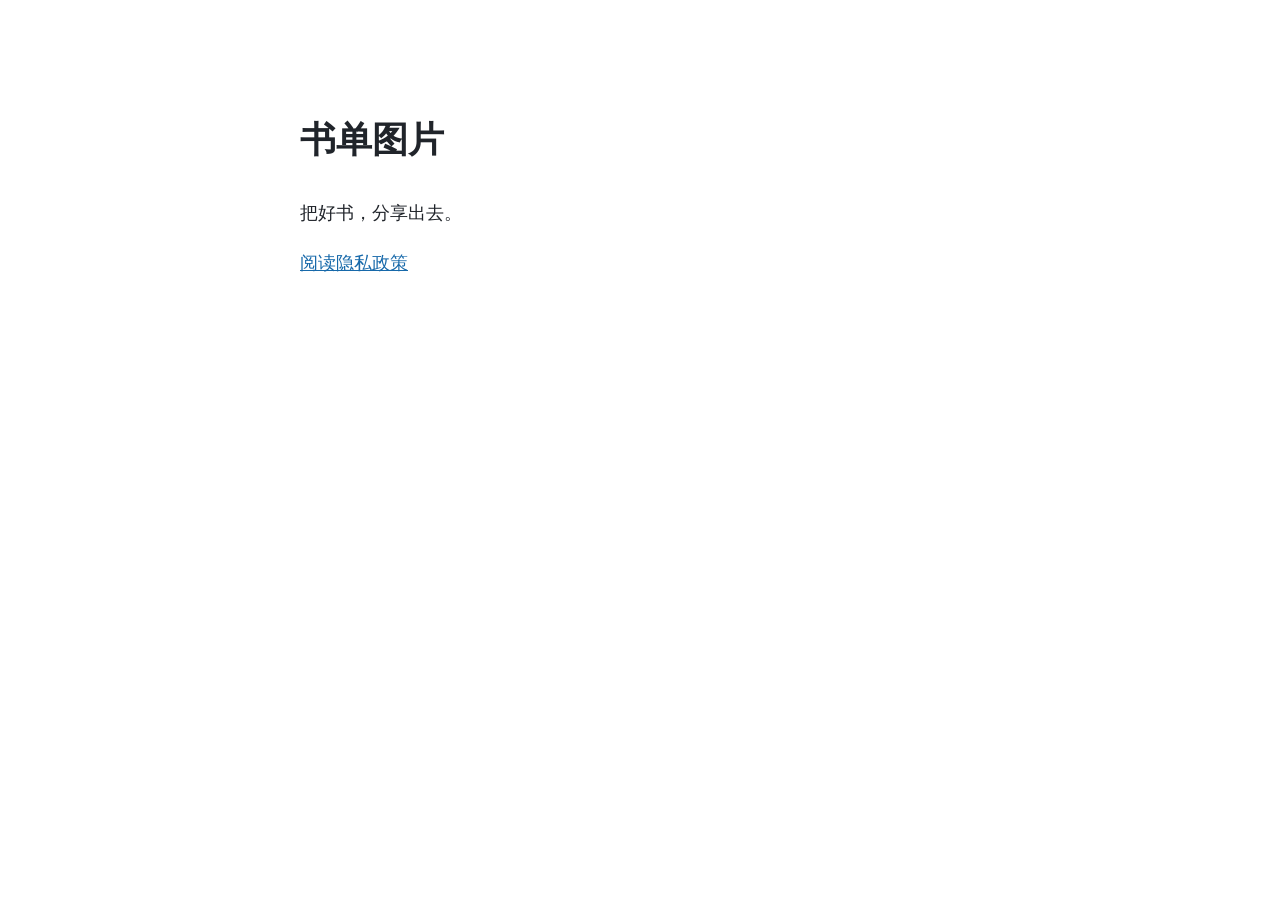
<file: docs/index.html>
<!doctype html>
<html lang="zh-CN">
<head>
  <meta charset="utf-8">
  <meta name="viewport" content="width=device-width, initial-scale=1">
  <title>书单图片</title>
  <style>
    body { max-width: 680px; margin: 12vh auto; padding: 0 24px; color: #20242a; font: 18px/1.8 -apple-system, BlinkMacSystemFont, "Segoe UI", "PingFang SC", sans-serif; }
    a { color: #1769aa; }
  </style>
</head>
<body>
  <h1>书单图片</h1>
  <p>把好书，分享出去。</p>
  <p><a href="privacy.html">阅读隐私政策</a></p>
</body>
</html>
</file>
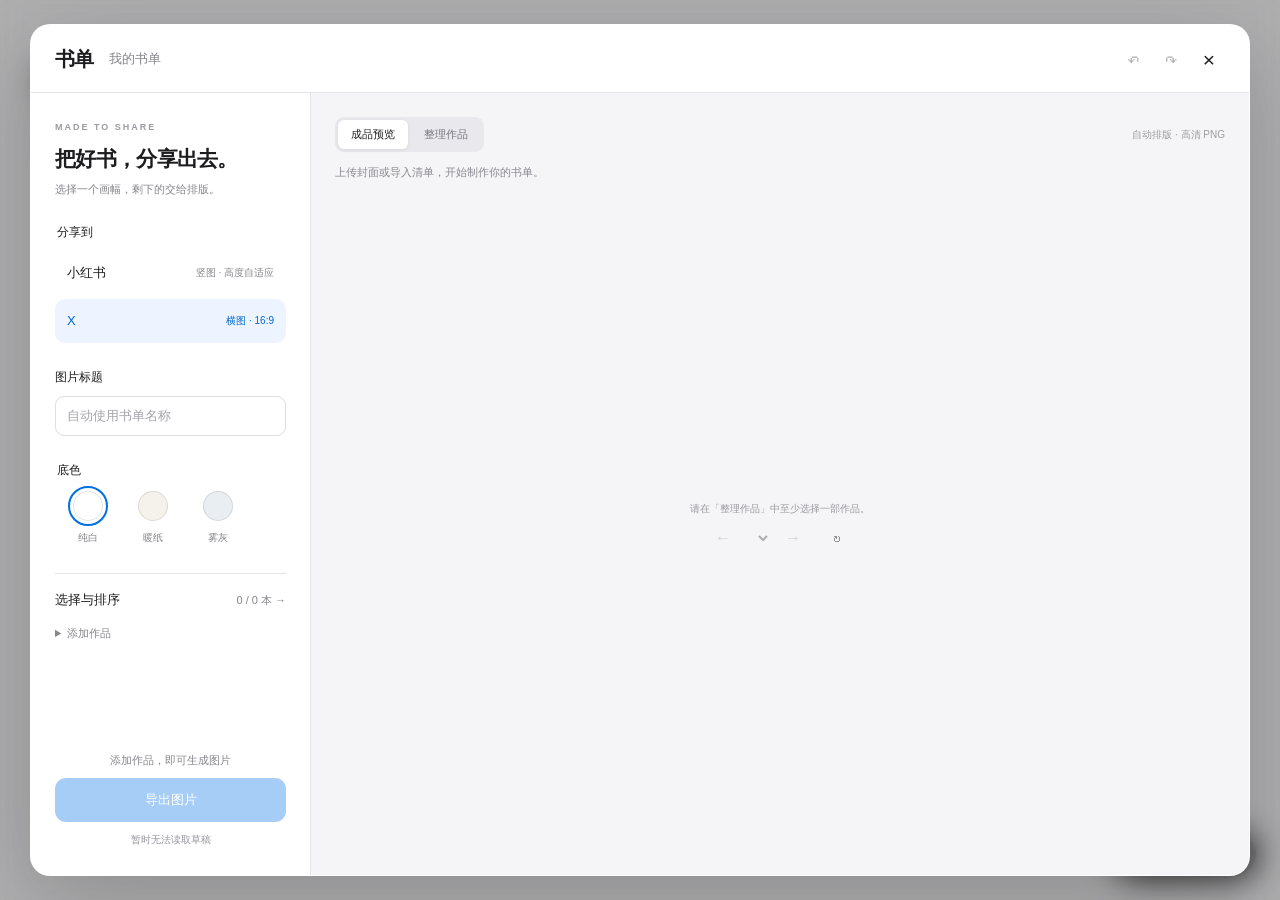
<file: editor.html>
<!doctype html>
<html lang="zh-CN">
<head><meta charset="utf-8"><meta name="viewport" content="width=device-width, initial-scale=1">
<title>书单图片</title><link rel="stylesheet" href="content.css"></head>
<body data-dcw-editor="true"><div id="content"><h1>我的书单</h1><p>上传封面或导入清单，开始制作。</p></div>
<script src="workspace-core.js"></script><script src="content.js"></script></body>
</html>
</file>
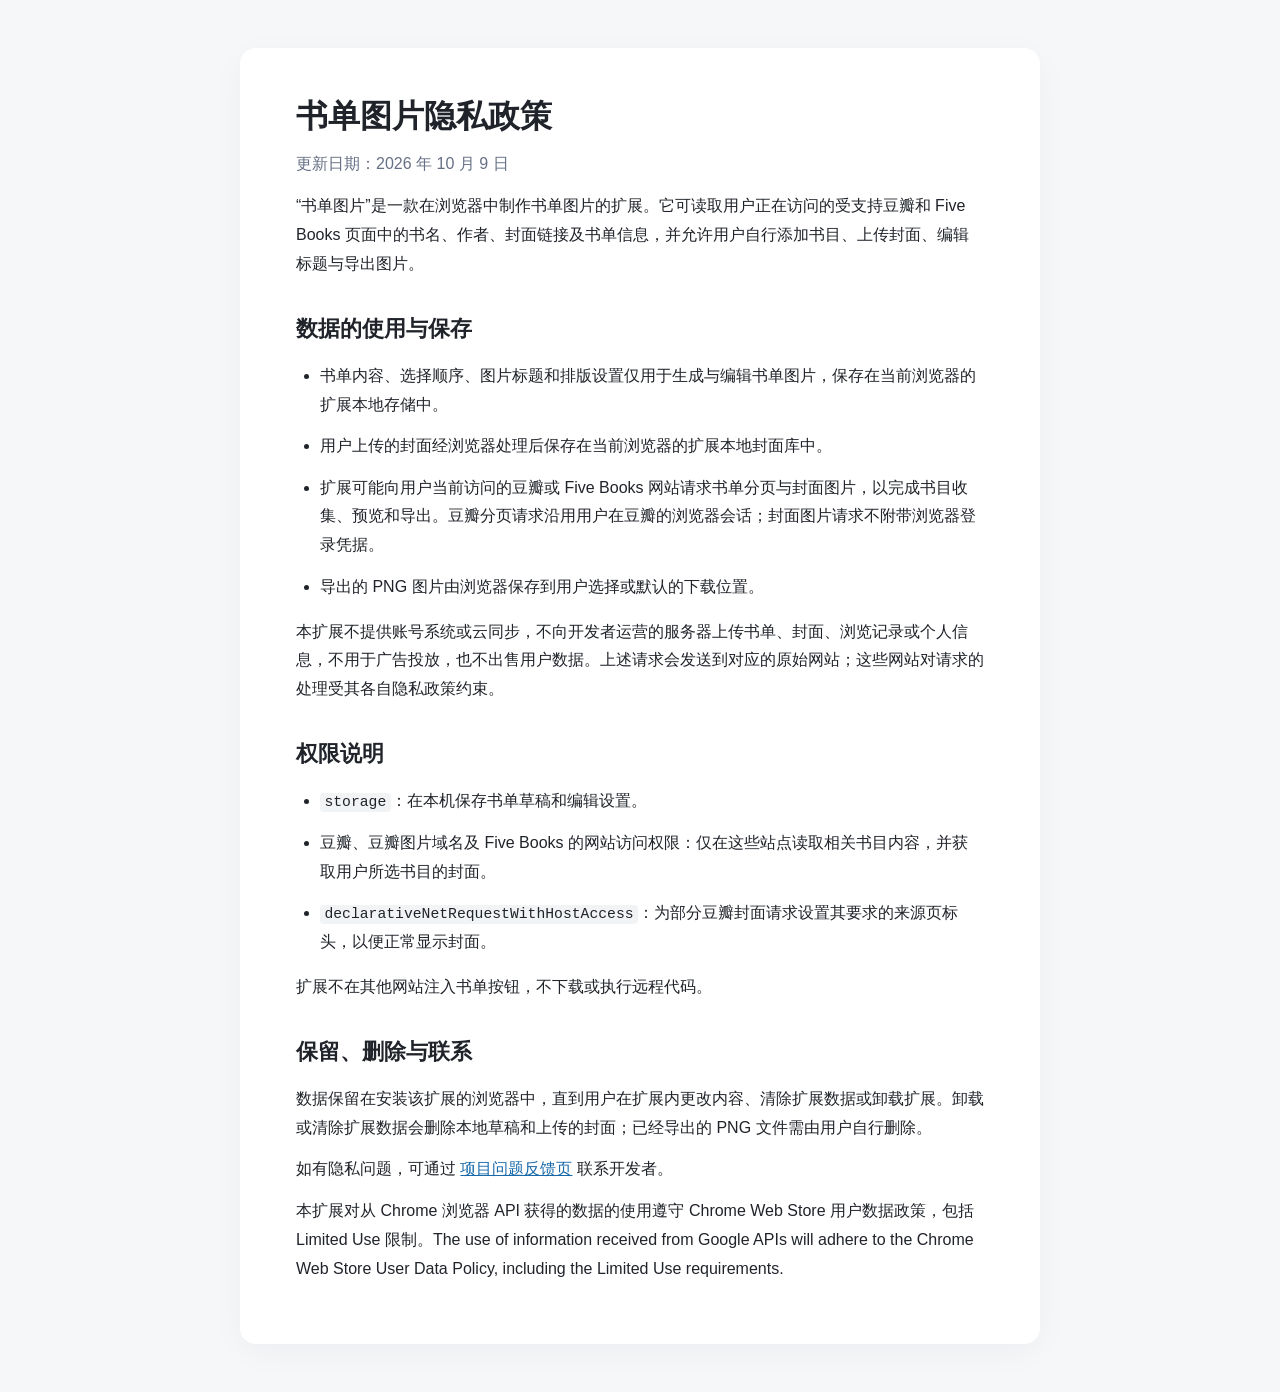
<file: privacy.html>
<!doctype html>
<html lang="zh-CN">
<head>
  <meta charset="utf-8">
  <meta name="viewport" content="width=device-width, initial-scale=1">
  <meta name="description" content="书单图片 Chrome 扩展的隐私政策与数据使用说明。">
  <title>隐私政策 · 书单图片</title>
  <style>
    :root { color-scheme: light; }
    body { margin: 0; background: #f6f7f9; color: #20242a; font: 16px/1.8 -apple-system, BlinkMacSystemFont, "Segoe UI", "PingFang SC", "Microsoft YaHei", sans-serif; }
    main { box-sizing: border-box; max-width: 800px; margin: 48px auto; padding: 48px 56px; background: #fff; border-radius: 16px; box-shadow: 0 8px 32px #20242a0a; }
    h1 { margin: 0; font-size: 2rem; line-height: 1.3; }
    h2 { margin-top: 2.2rem; font-size: 1.35rem; line-height: 1.4; }
    p, li { margin: .8rem 0; }
    ul { padding-left: 1.5rem; }
    .date { color: #667085; }
    a { color: #1769aa; }
    code { padding: .1em .3em; border-radius: 4px; background: #f1f3f5; font-size: .92em; }
    @media (max-width: 600px) { body { background: #fff; } main { margin: 0; padding: 28px 22px; border-radius: 0; box-shadow: none; } }
  </style>
</head>
<body>
  <main>
    <h1>书单图片隐私政策</h1>
    <p class="date">更新日期：2026 年 10 月 9 日</p>
    <p>“书单图片”是一款在浏览器中制作书单图片的扩展。它可读取用户正在访问的受支持豆瓣和 Five Books 页面中的书名、作者、封面链接及书单信息，并允许用户自行添加书目、上传封面、编辑标题与导出图片。</p>

    <h2>数据的使用与保存</h2>
    <ul>
      <li>书单内容、选择顺序、图片标题和排版设置仅用于生成与编辑书单图片，保存在当前浏览器的扩展本地存储中。</li>
      <li>用户上传的封面经浏览器处理后保存在当前浏览器的扩展本地封面库中。</li>
      <li>扩展可能向用户当前访问的豆瓣或 Five Books 网站请求书单分页与封面图片，以完成书目收集、预览和导出。豆瓣分页请求沿用用户在豆瓣的浏览器会话；封面图片请求不附带浏览器登录凭据。</li>
      <li>导出的 PNG 图片由浏览器保存到用户选择或默认的下载位置。</li>
    </ul>
    <p>本扩展不提供账号系统或云同步，不向开发者运营的服务器上传书单、封面、浏览记录或个人信息，不用于广告投放，也不出售用户数据。上述请求会发送到对应的原始网站；这些网站对请求的处理受其各自隐私政策约束。</p>

    <h2>权限说明</h2>
    <ul>
      <li><code>storage</code>：在本机保存书单草稿和编辑设置。</li>
      <li>豆瓣、豆瓣图片域名及 Five Books 的网站访问权限：仅在这些站点读取相关书目内容，并获取用户所选书目的封面。</li>
      <li><code>declarativeNetRequestWithHostAccess</code>：为部分豆瓣封面请求设置其要求的来源页标头，以便正常显示封面。</li>
    </ul>
    <p>扩展不在其他网站注入书单按钮，不下载或执行远程代码。</p>

    <h2>保留、删除与联系</h2>
    <p>数据保留在安装该扩展的浏览器中，直到用户在扩展内更改内容、清除扩展数据或卸载扩展。卸载或清除扩展数据会删除本地草稿和上传的封面；已经导出的 PNG 文件需由用户自行删除。</p>
    <p>如有隐私问题，可通过 <a href="https://github.com/walleWorks/booklistimage/issues">项目问题反馈页</a> 联系开发者。</p>
    <p>本扩展对从 Chrome 浏览器 API 获得的数据的使用遵守 Chrome Web Store 用户数据政策，包括 Limited Use 限制。The use of information received from Google APIs will adhere to the Chrome Web Store User Data Policy, including the Limited Use requirements.</p>
  </main>
</body>
</html>
</file>
<file: content.css>
/* Scoped, quiet interface. Book covers supply the color. */
#dcw-overlay,#dcw-overlay *,#dcw-launcher,#dcw-launchers,#dcw-launchers * {box-sizing:border-box;}
#dcw-overlay {--ink:#1d1d1f;--muted:#86868b;--line:#e5e5e7;--accent:#0071e3;position:fixed;inset:0;z-index:2147483646;display:grid;place-items:center;padding:24px;background:#17171950;backdrop-filter:blur(16px);color:var(--ink);font:13px/1.5 -apple-system,BlinkMacSystemFont,"SF Pro Text","PingFang SC","Microsoft YaHei",sans-serif;}
#dcw-overlay [hidden],#dcw-overlay[hidden] {display:none!important;}
#dcw-overlay button,#dcw-overlay input,#dcw-overlay select {font:inherit;color:inherit;}
#dcw-overlay button {cursor:pointer;border:0;background:transparent;transition:background .15s,color .15s;}
#dcw-overlay button:disabled {opacity:.35;cursor:default;}
#dcw-overlay button:focus-visible,#dcw-overlay input:focus-visible,#dcw-overlay select:focus-visible,#dcw-overlay summary:focus-visible {outline:3px solid #0071e355;outline-offset:3px;}
#dcw-overlay h2,#dcw-overlay h3,#dcw-overlay p {margin:0;}
#dcw-overlay .dcw-dialog {width:min(1220px,100%);height:min(900px,calc(100dvh - 48px));display:grid;grid-template-rows:68px minmax(0,1fr);overflow:hidden;border-radius:20px;background:white;box-shadow:0 24px 90px #0003;border:1px solid #ffffff88;}
#dcw-overlay .dcw-topbar {display:flex;align-items:center;justify-content:space-between;padding:0 24px;border-bottom:1px solid var(--line);background:#ffffffed;}
#dcw-overlay .dcw-brand {display:flex;align-items:center;gap:16px;min-width:0;}
#dcw-overlay .dcw-wordmark {font-size:20px;font-weight:650;letter-spacing:-1px;flex-shrink:0;}
#dcw-overlay #dcw-title {font-size:13px;font-weight:400;color:var(--muted);overflow:hidden;text-overflow:ellipsis;white-space:nowrap;max-width:60vw;}
#dcw-overlay .dcw-top-actions {display:flex;gap:6px;flex-shrink:0;}
#dcw-overlay .dcw-top-actions button {width:32px;height:32px;border-radius:50%;font-size:21px;}
#dcw-overlay .dcw-top-actions button:hover {background:#f2f2f4;}
#dcw-overlay .dcw-body {display:grid;grid-template-columns:280px minmax(0,1fr);min-height:0;}
#dcw-overlay .dcw-panel {display:flex;flex-direction:column;gap:25px;padding:28px 24px;overflow-y:auto;border-right:1px solid var(--line);}
#dcw-overlay .dcw-eyebrow {font-size:9px;font-weight:600;letter-spacing:2px;color:#9b9ba0;margin-bottom:8px;}
#dcw-overlay h3 {font-size:21px;font-weight:600;letter-spacing:-.7px;line-height:1.5;}
#dcw-overlay .dcw-intro {color:var(--muted);font-size:11px;margin-top:7px;}
#dcw-overlay fieldset {border:0;padding:0;margin:0;min-width:0;}
#dcw-overlay legend,#dcw-overlay .dcw-field label {display:block;font-size:12px;font-weight:550;margin-bottom:10px;}
#dcw-overlay .dcw-platforms {display:grid;gap:5px;}
#dcw-overlay .dcw-platforms button {display:flex;align-items:center;justify-content:space-between;padding:12px;border-radius:10px;text-align:left;}
#dcw-overlay .dcw-platforms button small {font-size:10px;color:var(--muted);}
#dcw-overlay .dcw-platforms button:hover {background:#f5f5f7;}
#dcw-overlay .dcw-platforms button[aria-pressed="true"] {background:#edf4ff;color:#0068d0;}
#dcw-overlay .dcw-platforms button[aria-pressed="true"] small {color:#0068d0;}
#dcw-overlay .dcw-field input {width:100%;height:40px;padding:9px 11px;border:1px solid #dedee1;border-radius:9px;background:#fff;outline:0;}
#dcw-overlay input::placeholder {color:#a4a4aa;}
#dcw-overlay .dcw-colors button {width:65px;text-align:center;padding:2px 7px;}
#dcw-overlay .dcw-colors i {display:block;width:30px;height:30px;border-radius:50%;margin:0 auto 6px;background:var(--swatch);border:1px solid #0000001a;}
#dcw-overlay .dcw-colors span {font-size:10px;color:var(--muted);}
#dcw-overlay .dcw-colors [aria-pressed="true"] i {outline:2px solid #0071e3;outline-offset:3px;}
#dcw-overlay .dcw-source {padding-top:16px;border-top:1px solid var(--line);}
#dcw-overlay .dcw-source>button {display:flex;align-items:center;justify-content:space-between;width:100%;padding:0;text-align:left;}
#dcw-overlay #dcw-source-count {font-size:11px;color:var(--muted);}
#dcw-overlay summary {cursor:pointer;color:var(--muted);font-size:11px;margin-top:15px;}
#dcw-overlay .dcw-add-actions {display:flex;flex-wrap:wrap;gap:8px;margin-top:12px;}
#dcw-overlay .dcw-add-actions button {background:#f5f5f7;padding:7px 9px;border-radius:7px;font-size:11px;}
#dcw-overlay details p {margin-top:10px;color:var(--muted);font-size:10px;}
#dcw-overlay .dcw-actions {margin-top:auto;display:grid;gap:10px;padding-top:10px;text-align:center;}
#dcw-overlay #dcw-export-estimate {font-size:11px;color:var(--muted);}
#dcw-overlay .dcw-button-primary {background:var(--accent);color:white;border-radius:11px;padding:12px;font-weight:500;min-height:44px;}
#dcw-overlay .dcw-button-primary:hover:not(:disabled) {background:#0077ed;}
#dcw-overlay #dcw-draft-status {font-size:10px;color:#96969c;}
#dcw-overlay .dcw-workspace {display:flex;flex-direction:column;min-width:0;min-height:0;background:#f5f5f7;padding:24px;}
#dcw-overlay .dcw-viewbar {display:flex;align-items:center;justify-content:space-between;gap:12px;margin-bottom:12px;}
#dcw-overlay .dcw-viewbar [role="group"] {display:flex;gap:3px;background:#e8e8ed;border-radius:9px;padding:3px;}
#dcw-overlay .dcw-viewbar button {padding:6px 13px;border-radius:6px;font-size:11px;color:#77777e;}
#dcw-overlay .dcw-viewbar [aria-pressed="true"] {background:white;box-shadow:0 1px 4px #0001;color:var(--ink);}
#dcw-overlay .dcw-quiet {font-size:10px;color:#9b9ba1;}
#dcw-overlay .dcw-status {font-size:11px;color:#888890;min-height:17px;margin-bottom:14px;}
#dcw-overlay .dcw-status[data-kind="error"] {color:#b33229;}
#dcw-overlay .dcw-canvas-shell {flex:1;min-height:0;overflow:auto;scrollbar-width:thin;}
#dcw-overlay #dcw-output {min-height:100%;display:flex;flex-direction:column;align-items:center;justify-content:center;padding:4px 12px 10px;}
#dcw-overlay #dcw-output-canvas {width:100%;min-width:0;}
#dcw-overlay #dcw-output-canvas canvas {display:block;max-width:100%;width:auto;height:auto;margin:0 auto;box-shadow:0 5px 22px #0000000c;}
#dcw-overlay #dcw-preview-status {font-size:10px;color:#9999a0;margin:14px 0 8px;text-align:center;max-width:520px;}
#dcw-overlay .dcw-pagebar {display:flex;align-items:center;justify-content:center;gap:8px;flex-wrap:wrap;font-size:10px;color:#909097;}
#dcw-overlay .dcw-pagebar button {width:28px;height:28px;border-radius:50%;font-size:16px;}
#dcw-overlay .dcw-pagebar button:hover {background:#e7e7eb;}
#dcw-overlay .dcw-pagebar select {border:0;border-radius:5px;padding:3px;background:transparent;max-width:160px;}
#dcw-overlay .dcw-filterbar {display:flex;gap:8px;margin-bottom:12px;align-items:center;font-size:11px;}
#dcw-overlay .dcw-filterbar input {flex:1;min-width:0;}
#dcw-overlay .dcw-filterbar input,#dcw-overlay .dcw-filterbar select {padding:8px;border:1px solid var(--line);border-radius:8px;background:white;}
#dcw-overlay #dcw-filter-count {white-space:nowrap;color:var(--muted);}
#dcw-overlay .dcw-mini-actions {display:flex;gap:8px;margin-bottom:14px;}
#dcw-overlay .dcw-mini-actions button {font-size:11px;color:var(--accent);padding:4px 8px;}
#dcw-overlay .dcw-mini-actions button:last-child {margin-left:auto;}
#dcw-overlay .dcw-organizer {display:grid;grid-template-columns:repeat(auto-fill,minmax(125px,1fr));gap:14px;padding-bottom:10px;}
#dcw-overlay .dcw-book-card {min-width:0;border:1px solid #e7e7e9;background:white;border-radius:10px;padding:10px;}
#dcw-overlay .dcw-book-card[data-included="false"] {opacity:.48;}
#dcw-overlay .dcw-book-choice {display:block;cursor:pointer;}
#dcw-overlay .dcw-book-choice img {display:block;width:100%;height:155px;object-fit:contain;}
#dcw-overlay .dcw-book-choice span {display:block;font-size:11px;line-height:1.5;margin-top:10px;min-height:32px;overflow-wrap:anywhere;}
#dcw-overlay input[type="checkbox"] {accent-color:var(--accent);}
#dcw-overlay .dcw-book-order {display:flex;gap:5px;align-items:center;margin-top:8px;font-size:10px;color:var(--muted);}
#dcw-overlay .dcw-book-order span {flex:1;}
#dcw-overlay .dcw-book-order button {background:#f5f5f7;border-radius:5px;padding:2px 7px;}
#dcw-overlay .dcw-replace-cover {width:100%;font-size:10px;color:#888890;margin-top:9px;padding:4px;}
#dcw-overlay .dcw-missing-cover {height:155px;display:flex;flex-direction:column;align-items:center;justify-content:center;padding:10px;text-align:center;background:#f1f0ed;font-size:12px;overflow-wrap:anywhere;}
#dcw-overlay .dcw-missing-cover small {font-size:9px;color:var(--muted);margin-top:12px;}
#dcw-overlay .dcw-empty {grid-column:1/-1;padding:80px 20px;text-align:center;color:var(--muted);font-size:13px;}
#dcw-overlay.dcw-importing .dcw-panel,#dcw-overlay.dcw-importing .dcw-organizer {pointer-events:none;opacity:.6;}
.dcw-launcher {border:1px solid #0001;border-radius:100px;padding:12px 18px;background:#1d1d1f;color:white;display:flex;gap:9px;align-items:center;font:13px -apple-system,BlinkMacSystemFont,sans-serif;box-shadow:0 5px 20px #0002;cursor:pointer;}
body>.dcw-launcher {position:fixed;right:24px;bottom:24px;z-index:2147483645;}
.dcw-launcher:hover {background:#343438;}
.dcw-launcher:focus-visible {outline:3px solid #0071e3;outline-offset:3px;}
#dcw-launcher svg {width:16px;height:16px;}
.page-content.people .dcw-fivebooks-profile-actions {display:flex;justify-content:flex-end;margin:18px 0 0;}
.page-content.people .dcw-fivebooks-section-heading,:is(.page-content.people,.page-content.archive) .dcw-fivebooks-interview-heading {display:flex;align-items:center;justify-content:space-between;gap:16px;}
.page-content.people .dcw-fivebooks-section-heading>span {min-width:0;flex:1;}
:is(.page-content.people,.page-content.archive) .dcw-fivebooks-interview-heading>a {min-width:0;flex:1;}
.page-content.people .dcw-fivebooks-profile-button,.page-content.people .dcw-fivebooks-section-button,:is(.page-content.people,.page-content.archive) .dcw-fivebooks-interview-button {position:relative;z-index:5;flex:none;align-self:center;border:0;border-radius:999px;padding:9px 14px;background:#fd6c71;color:#fff;font:600 12px/1.35 -apple-system,BlinkMacSystemFont,"PingFang SC",sans-serif;letter-spacing:normal;text-transform:none;white-space:nowrap;cursor:pointer;box-shadow:0 2px 8px #0002;}
.page-content.archive .dcw-fivebooks-interview-button {max-width:42%;white-space:normal;text-align:center;overflow-wrap:anywhere;}
.page-content.people .dcw-fivebooks-profile-button:hover,.page-content.people .dcw-fivebooks-section-button:hover,:is(.page-content.people,.page-content.archive) .dcw-fivebooks-interview-button:hover {background:#e6535b;}
.page-content.people .dcw-fivebooks-profile-button:focus-visible,.page-content.people .dcw-fivebooks-section-button:focus-visible,:is(.page-content.people,.page-content.archive) .dcw-fivebooks-interview-button:focus-visible {outline:3px solid #1d1d1f;outline-offset:3px;}
.dcw-toast {position:fixed;z-index:2147483647;left:50%;bottom:24px;transform:translateX(-50%);padding:11px 20px;border-radius:100px;background:#1d1d1fee;color:white;font:12px/1.5 -apple-system,BlinkMacSystemFont,sans-serif;max-width:85vw;box-shadow:0 4px 20px #0002;}
body[data-dcw-editor] {margin:0;background:#f5f5f7;color:#1d1d1f;font-family:-apple-system,BlinkMacSystemFont,sans-serif;}
body[data-dcw-editor]>#content {padding:40px;}
@media(max-width:760px) {
  .page-content.people .dcw-fivebooks-profile-actions {justify-content:flex-start;}
  .page-content.people .dcw-fivebooks-section-heading,:is(.page-content.people,.page-content.archive) .dcw-fivebooks-interview-heading {flex-direction:column;align-items:flex-start;gap:8px;}
  .page-content.people .dcw-fivebooks-section-button,:is(.page-content.people,.page-content.archive) .dcw-fivebooks-interview-button {align-self:flex-start;white-space:normal;text-align:left;}
  .page-content.archive .dcw-fivebooks-interview-button {max-width:100%;}
  #dcw-overlay {padding:0;}
  #dcw-overlay .dcw-dialog {height:100dvh;width:100%;border-radius:0;border:0;grid-template-rows:56px minmax(0,1fr);}
  #dcw-overlay .dcw-body {grid-template-columns:220px minmax(0,1fr);}
  #dcw-overlay .dcw-panel {padding:20px 16px;gap:20px;}
  #dcw-overlay h3 {font-size:17px;}
  #dcw-overlay .dcw-workspace {padding:16px;}
  #dcw-overlay .dcw-quiet {display:none;}
}
@media(max-width:540px) {
  #dcw-launchers {right:12px;bottom:12px;gap:6px;}
  #dcw-launchers .dcw-launcher {font-size:11px;padding:9px 12px;}
  #dcw-overlay .dcw-body {display:flex;flex-direction:column;overflow:auto;}
  #dcw-overlay .dcw-panel {overflow:visible;border-right:0;border-bottom:1px solid var(--line);display:grid;grid-template-columns:1fr 1fr;gap:18px;padding:18px;}
  #dcw-overlay .dcw-panel>div:first-child {grid-column:1/-1;}
  #dcw-overlay .dcw-platforms {grid-column:1/-1;grid-template-columns:1fr 1fr;}
  #dcw-overlay .dcw-platforms button {padding:10px;}
  #dcw-overlay .dcw-source,#dcw-overlay .dcw-actions {grid-column:1/-1;}
  #dcw-overlay .dcw-colors button {width:48px;padding:2px 4px;}
  #dcw-overlay .dcw-actions {padding:0;margin:0;}
  #dcw-overlay .dcw-workspace {min-height:600px;overflow:visible;}
  #dcw-overlay .dcw-canvas-shell {min-height:460px;}
  #dcw-overlay .dcw-filterbar {flex-wrap:wrap;}
  #dcw-overlay .dcw-topbar {padding:0 16px;}
}
@media(prefers-reduced-motion:reduce) {#dcw-overlay * {transition:none!important;}}
</file>
